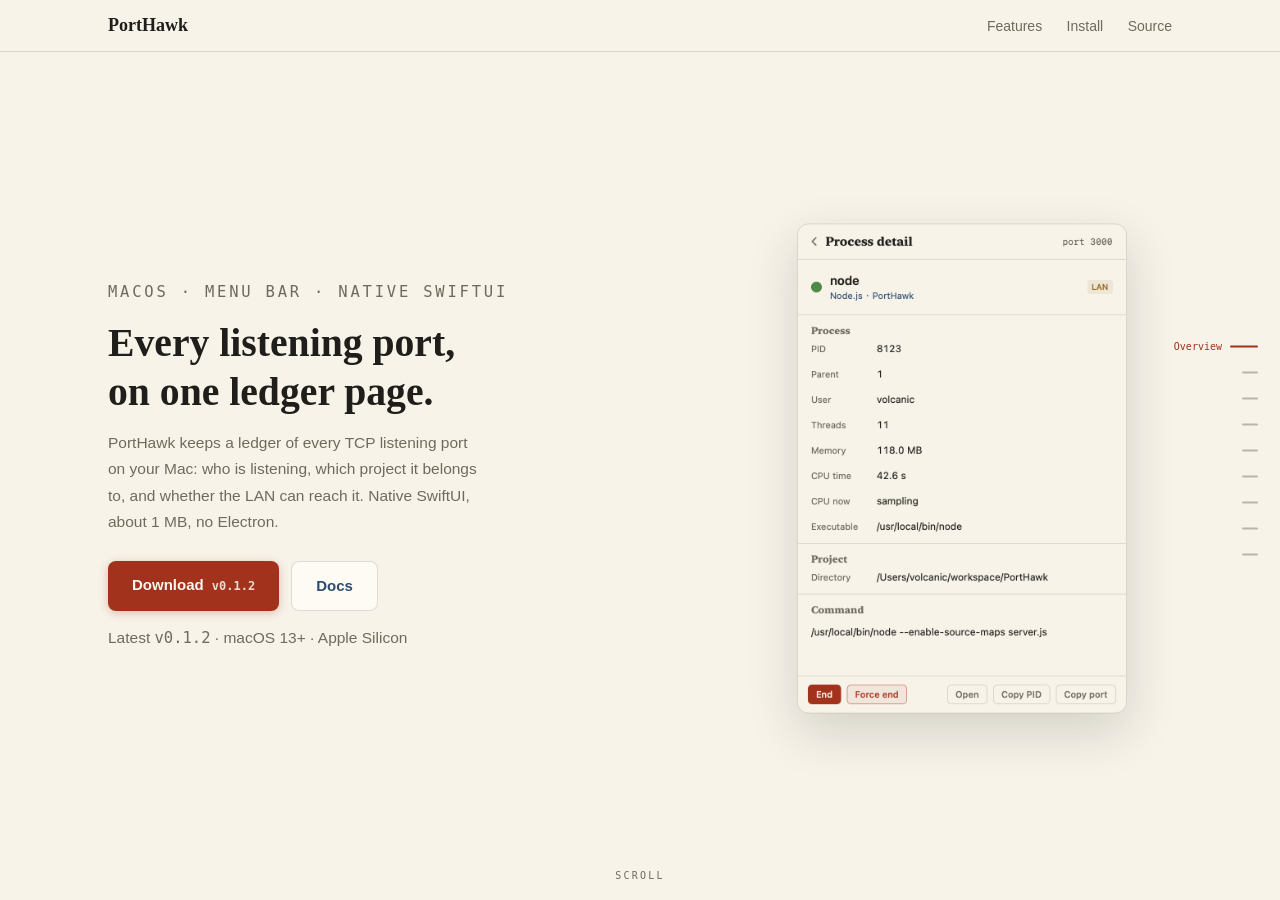
<file: site/index.html>
<!DOCTYPE html>
<html lang="en">
<head>
  <meta charset="UTF-8">
  <meta name="viewport" content="width=device-width, initial-scale=1.0">
  <title>PortHawk — the port ledger in your macOS menu bar</title>
  <meta name="description" content="PortHawk is a port ledger living in your macOS menu bar: which app owns which port, which project runs which port, and what the LAN can reach. Native SwiftUI, about 1 MB.">
  <link rel="stylesheet" href="style.css">
  <link rel="icon" href="assets/icon.png">
</head>
<body>

  <!-- Fixed top bar -->
  <header class="topbar">
    <div class="topbar-inner">
      <span class="brand">PortHawk</span>
      <nav>
        <a href="#features">Features</a>
        <a href="#install">Install</a>
        <a href="https://github.com/volcanicll/PortHawk" target="_blank" rel="noopener">Source</a>
      </nav>
    </div>
  </header>

  <!-- One fixed stage. Copy scenes cross-fade in the left column while the
       device on the right persists, so the app UI is on screen the whole time. -->
  <main id="stage">

    <div id="scenes">
      <section class="scene is-active" data-scene="hero">
        <p class="eyebrow">macOS · menu bar · native SwiftUI</p>
        <h1>Every listening port,<br>on one ledger page.</h1>
        <p class="sub">
          PortHawk keeps a ledger of every TCP listening port on your Mac: who is listening,
          which project it belongs to, and whether the LAN can reach it. Native SwiftUI,
          about 1 MB, no Electron.
        </p>
        <div class="hero-actions">
          <a id="download-btn" class="btn btn-primary" href="https://github.com/volcanicll/PortHawk/releases/latest">
            Download <span class="btn-ver" id="download-version"></span>
          </a>
          <a class="btn btn-ghost" href="https://github.com/volcanicll/PortHawk#readme">Docs</a>
        </div>
        <p class="hero-meta" id="release-meta">
          Latest <span class="mono" id="release-version">v0.1.2</span> · macOS 13+ · Apple Silicon
        </p>
      </section>

      <section class="scene" data-scene="arrive">
        <span class="fno">01</span>
        <h2>Ports arrive as they open</h2>
        <p>Every TCP listener lands in the ledger with its process, PID, and owning project — inferred from the process's working directory, so dev servers stop being anonymous.</p>
      </section>

      <section class="scene" data-scene="favorite">
        <span class="fno">02</span>
        <h2>Favorites keep their place</h2>
        <p>Star the ports you care about. An idle favorite still shows a faint placeholder row, so a service that quietly died is obvious at a glance.</p>
      </section>

      <section class="scene" data-scene="end">
        <span class="fno">03</span>
        <h2>End a process in two steps</h2>
        <p>Hover for "end"; the first click arms a solid confirm, the second sends the signal. The row is struck through with a vermilion line, like ink cancelling a ledger entry.</p>
      </section>

      <section class="scene" data-scene="alert">
        <span class="fno">04</span>
        <h2>Know when a port is taken</h2>
        <p>When something new grabs a port you favorited, the menu bar lights a dot and the row gets a "taken" seal. New listeners get a blue "new" seal.</p>
      </section>

      <section class="scene" data-scene="filter">
        <span class="fno">05</span>
        <h2>See your attack surface</h2>
        <p>Anything not bound to loopback gets an ochre "LAN" badge — wildcards and specific interface addresses alike. The "LAN only" chip filters the ledger to what the network can reach.</p>
      </section>

      <section class="scene" data-scene="detail">
        <span class="fno">06</span>
        <h2>Drill into any row</h2>
        <p>A full page per process: complete command line, executable path, working directory, user, threads, memory, and live CPU%. Open the port in your browser, copy its PID or port, or end the process — all from here.</p>
      </section>

      <section class="scene" data-scene="settings">
        <span class="fno">07</span>
        <h2>Small, quiet, out of the way</h2>
        <p>Refresh interval, menu bar count, launch at login. If a scan ever fails it keeps the last snapshot and says so — it never pretends there are no ports.</p>
      </section>

      <section class="scene" data-scene="install">
        <div class="install-inner">
          <h2>Install</h2>
          <p class="install-lead">One terminal command downloads the latest build into <code>/Applications</code> and sidesteps Gatekeeper entirely:</p>
          <div class="cmd-box">
            <code>curl -fsSL https://volcanicll.github.io/PortHawk/install.sh | bash</code>
          </div>
          <p class="build-note">
            Or <a id="install-link" href="https://github.com/volcanicll/PortHawk/releases/latest">download the DMG</a> and drag it in.
            Building from source needs only Command Line Tools: <code>git clone</code>, then <code>./build.sh</code>.
          </p>
          <p class="fineprint">
            Ad-hoc signed, not notarized — if macOS reports it as damaged, run
            <code>xattr -cr /Applications/PortHawk.app</code>.
            <span class="mono" id="deployed-note"></span>
          </p>
        </div>
      </section>
    </div>

    <!-- Persistent device: plays the real UI and seeks to the segment that
         matches whichever scene is on screen. -->
    <figure class="device">
      <video id="demo" muted playsinline autoplay loop preload="auto"
             poster="assets/panel-poster.png"
             aria-label="PortHawk panel: ports arriving, a favorite placeholder, ending a process, an alert, the LAN filter, and the detail page">
        <source src="assets/panel.mp4" type="video/mp4">
      </video>
    </figure>

    <!-- Chapter rail: click to jump, and it tracks the active scene. -->
    <nav id="rail" aria-label="Demo chapters"></nav>

    <p id="hint" aria-hidden="true">scroll</p>
  </main>

  <script src="app.js"></script>
</body>
</html>
</file>
<file: site/style.css>
/* PortHawk landing page · the paper ledger look, shared with the app.
   The page never scrolls: a fixed stage holds the copy scenes on the left and a
   persistent device on the right, and scrolling advances scenes instead. */
:root {
  --paper: #F7F3E9;
  --card: #FDFBF4;
  --paper-deep: #EFEADD;
  --ink: #1F1E1A;
  --ink-soft: #6F6A5C;
  --blue: #2D4B6F;
  --vermilion: #A3321C;
  --ochre: #966A1D;
  --hairline: rgba(31, 30, 26, 0.14);
  --serif: "New York", ui-serif, Georgia, "Times New Roman", serif;
  --sans: -apple-system, BlinkMacSystemFont, "Helvetica Neue", "Segoe UI", sans-serif;
  --mono: "SF Mono", ui-monospace, Menlo, Consolas, monospace;
  --topbar-h: 52px;
}

* { margin: 0; padding: 0; box-sizing: border-box; }

html, body {
  height: 100%;
  /* The stage owns the viewport; nothing here may scroll. */
  overflow: hidden;
  overscroll-behavior: none;
}

body {
  background: var(--paper);
  color: var(--ink);
  font-family: var(--sans);
  line-height: 1.7;
  -webkit-font-smoothing: antialiased;
}

.mono { font-family: var(--mono); }
code {
  font-family: var(--mono); font-size: 0.9em;
  background: var(--paper-deep); padding: 1px 6px; border-radius: 4px;
}

/* --- Fixed chrome ------------------------------------------------------- */

.topbar {
  position: fixed; inset: 0 0 auto 0; z-index: 30;
  height: var(--topbar-h);
  border-bottom: 1px solid var(--hairline);
  background: color-mix(in srgb, var(--paper) 88%, transparent);
  backdrop-filter: blur(8px);
}
.topbar-inner {
  height: 100%; max-width: 1120px; margin: 0 auto; padding: 0 28px;
  display: flex; justify-content: space-between; align-items: center;
}
.brand { font-family: var(--serif); font-weight: 700; font-size: 18px; }
.topbar nav a {
  margin-left: 20px; color: var(--ink-soft);
  text-decoration: none; font-size: 14px;
}
.topbar nav a:hover { color: var(--blue); }

/* --- Stage: two persistent columns -------------------------------------- */

#stage {
  position: fixed;
  inset: var(--topbar-h) 0 0 0;
  overflow: hidden;
  background: var(--paper);
  display: grid;
  grid-template-columns: minmax(0, 1fr) minmax(0, 420px);
  align-items: center;
  gap: 48px;
  max-width: 1120px;
  margin: 0 auto;
  padding: 24px 28px 60px;
}

/* --- Left column: copy scenes cross-fade in place ----------------------- */

#scenes {
  position: relative;
  min-height: 340px;
  display: flex;
  align-items: center;
}

.scene {
  position: absolute; inset: 0;
  display: flex; flex-direction: column; justify-content: center;
  opacity: 0;
  visibility: hidden;
  /* Copy slides on entry; the device counter-drifts, so the two layers separate
     and the swap reads as depth rather than a flat cross-fade. */
  transform: translate3d(0, var(--enter, 26px), 0);
  transition: opacity 0.42s ease, transform 0.58s cubic-bezier(0.22, 1, 0.36, 1);
  pointer-events: none;
}
.scene.is-active {
  opacity: 1; visibility: visible;
  transform: translate3d(0, 0, 0);
  pointer-events: auto;
  z-index: 2;
}
.scene.is-before { --enter: -26px; }

.eyebrow {
  font-family: var(--mono); font-size: 11px; letter-spacing: 0.18em;
  text-transform: uppercase; color: var(--ochre); margin-bottom: 14px;
}
h1 {
  font-family: var(--serif); font-weight: 900;
  font-size: clamp(28px, 3.1vw, 44px); line-height: 1.22;
}
h2 {
  font-family: var(--serif); font-weight: 900;
  font-size: clamp(23px, 2.4vw, 33px); line-height: 1.26;
  margin-top: 6px;
}
.sub { margin-top: 18px; color: var(--ink-soft); font-size: 15.5px; max-width: 44ch; }
.scene p { margin-top: 14px; color: var(--ink-soft); font-size: 15.5px; max-width: 44ch; }
.hero-actions { margin-top: 26px; display: flex; gap: 12px; flex-wrap: wrap; }
.hero-meta { margin-top: 14px; font-size: 12.5px; color: var(--ink-soft); }

.btn {
  display: inline-block; padding: 11px 24px; border-radius: 8px;
  text-decoration: none; font-size: 15px; font-weight: 600;
  transition: transform 0.12s ease, box-shadow 0.12s ease;
}
.btn:hover { transform: translateY(-1px); }
.btn-primary {
  background: var(--vermilion); color: #FBF7EE;
  box-shadow: 0 2px 10px rgba(163, 50, 28, 0.28);
}
.btn-primary:hover { box-shadow: 0 4px 16px rgba(163, 50, 28, 0.36); }
.btn-ghost { color: var(--blue); border: 1px solid var(--hairline); background: var(--card); }
.btn-ver { font-family: var(--mono); font-size: 12px; opacity: 0.85; margin-left: 4px; }

.fno {
  font-family: var(--mono); font-size: 11px; color: var(--vermilion);
  letter-spacing: 0.1em;
}

/* --- Install scene ------------------------------------------------------ */

.install-inner { max-width: 560px; }
.install-lead { margin-top: 14px; font-size: 15px; }
.cmd-box {
  margin-top: 14px; background: var(--card); border: 1px solid var(--hairline);
  border-radius: 8px; padding: 12px 16px; overflow-x: auto;
}
.cmd-box code { background: none; padding: 0; font-size: 13px; color: var(--blue); }
.build-note { margin-top: 14px; font-size: 13.5px; }
.build-note a { color: var(--blue); font-weight: 600; }
.fineprint { margin-top: 10px; font-size: 12px; color: var(--ink-soft); }
.fineprint code { font-size: 0.85em; }

/* --- Right column: the device, on screen the whole time ----------------- */

.device {
  grid-column: 2;
  display: flex; justify-content: center; align-items: center;
  /* Counter-drift against the copy: the panel lags slightly behind the text
     when a scene changes, which is the parallax. */
  transform: translate3d(0, calc(var(--device-enter, 26px) * -0.4), 0);
  transition: transform 0.58s cubic-bezier(0.22, 1, 0.36, 1);
}
#stage[data-direction="down"] .device { --device-enter: 26px; }
#stage[data-direction="up"] .device { --device-enter: -26px; }

.device video {
  width: 100%; max-width: 330px; height: auto;
  border: 1px solid var(--hairline); border-radius: 12px;
  box-shadow: 0 18px 50px rgba(31, 30, 26, 0.16);
  background: var(--paper);
  display: block;
}

/* --- Chapter rail ------------------------------------------------------- */

#rail {
  position: fixed; right: 20px; top: 50%; transform: translateY(-50%);
  z-index: 25; display: flex; flex-direction: column; gap: 11px;
}
#rail button {
  display: flex; align-items: center; gap: 8px; justify-content: flex-end;
  background: none; border: 0; cursor: pointer; padding: 2px;
  font-family: var(--mono); font-size: 10px; color: var(--ink-soft);
  opacity: 0.45; transition: opacity 0.2s ease, color 0.2s ease;
}
#rail button:hover { opacity: 1; }
#rail button.is-current { opacity: 1; color: var(--vermilion); }
#rail .tick {
  width: 16px; height: 2px; background: currentColor; border-radius: 1px;
  transition: width 0.25s ease;
}
#rail button.is-current .tick { width: 28px; }
#rail .label {
  /* Labels appear only for the active chapter, keeping the rail quiet. */
  max-width: 0; overflow: hidden; white-space: nowrap;
  transition: max-width 0.3s ease;
}
#rail button.is-current .label { max-width: 92px; }

/* --- Scroll hint -------------------------------------------------------- */

#hint {
  position: fixed; left: 50%; bottom: 16px; transform: translateX(-50%);
  z-index: 25; font-family: var(--mono); font-size: 10px;
  letter-spacing: 0.22em; text-transform: uppercase; color: var(--ink-soft);
  animation: breathe 2.6s ease-in-out infinite;
}
#hint.is-hidden { opacity: 0; transition: opacity 0.4s ease; }
@keyframes breathe { 0%, 100% { opacity: 0.35; } 50% { opacity: 0.85; } }

/* --- Narrow screens: stack, and let the page scroll normally ------------ */

@media (max-width: 880px) {
  /* Below the two-column breakpoint the page scrolls normally, so the fixed
     height and hidden overflow have to be released or the scenes would be
     clipped inside a viewport-tall body. */
  html, body { height: auto; overflow: visible; overscroll-behavior: auto; }
  #stage {
    position: static; inset: auto; overflow: visible;
    display: block; padding: 0; max-width: none;
  }
  .device { display: none; }
  #scenes { display: block; min-height: 0; }
  .scene {
    position: relative; inset: auto;
    opacity: 1; visibility: visible; transform: none;
    pointer-events: auto;
    min-height: calc(100vh - var(--topbar-h));
    padding: 28px 22px;
  }
  #rail, #hint { display: none; }
}

@media (prefers-reduced-motion: reduce) {
  .scene, .device { transition: opacity 0.2s ease; transform: none; }
  #hint { animation: none; }
}
</file>
